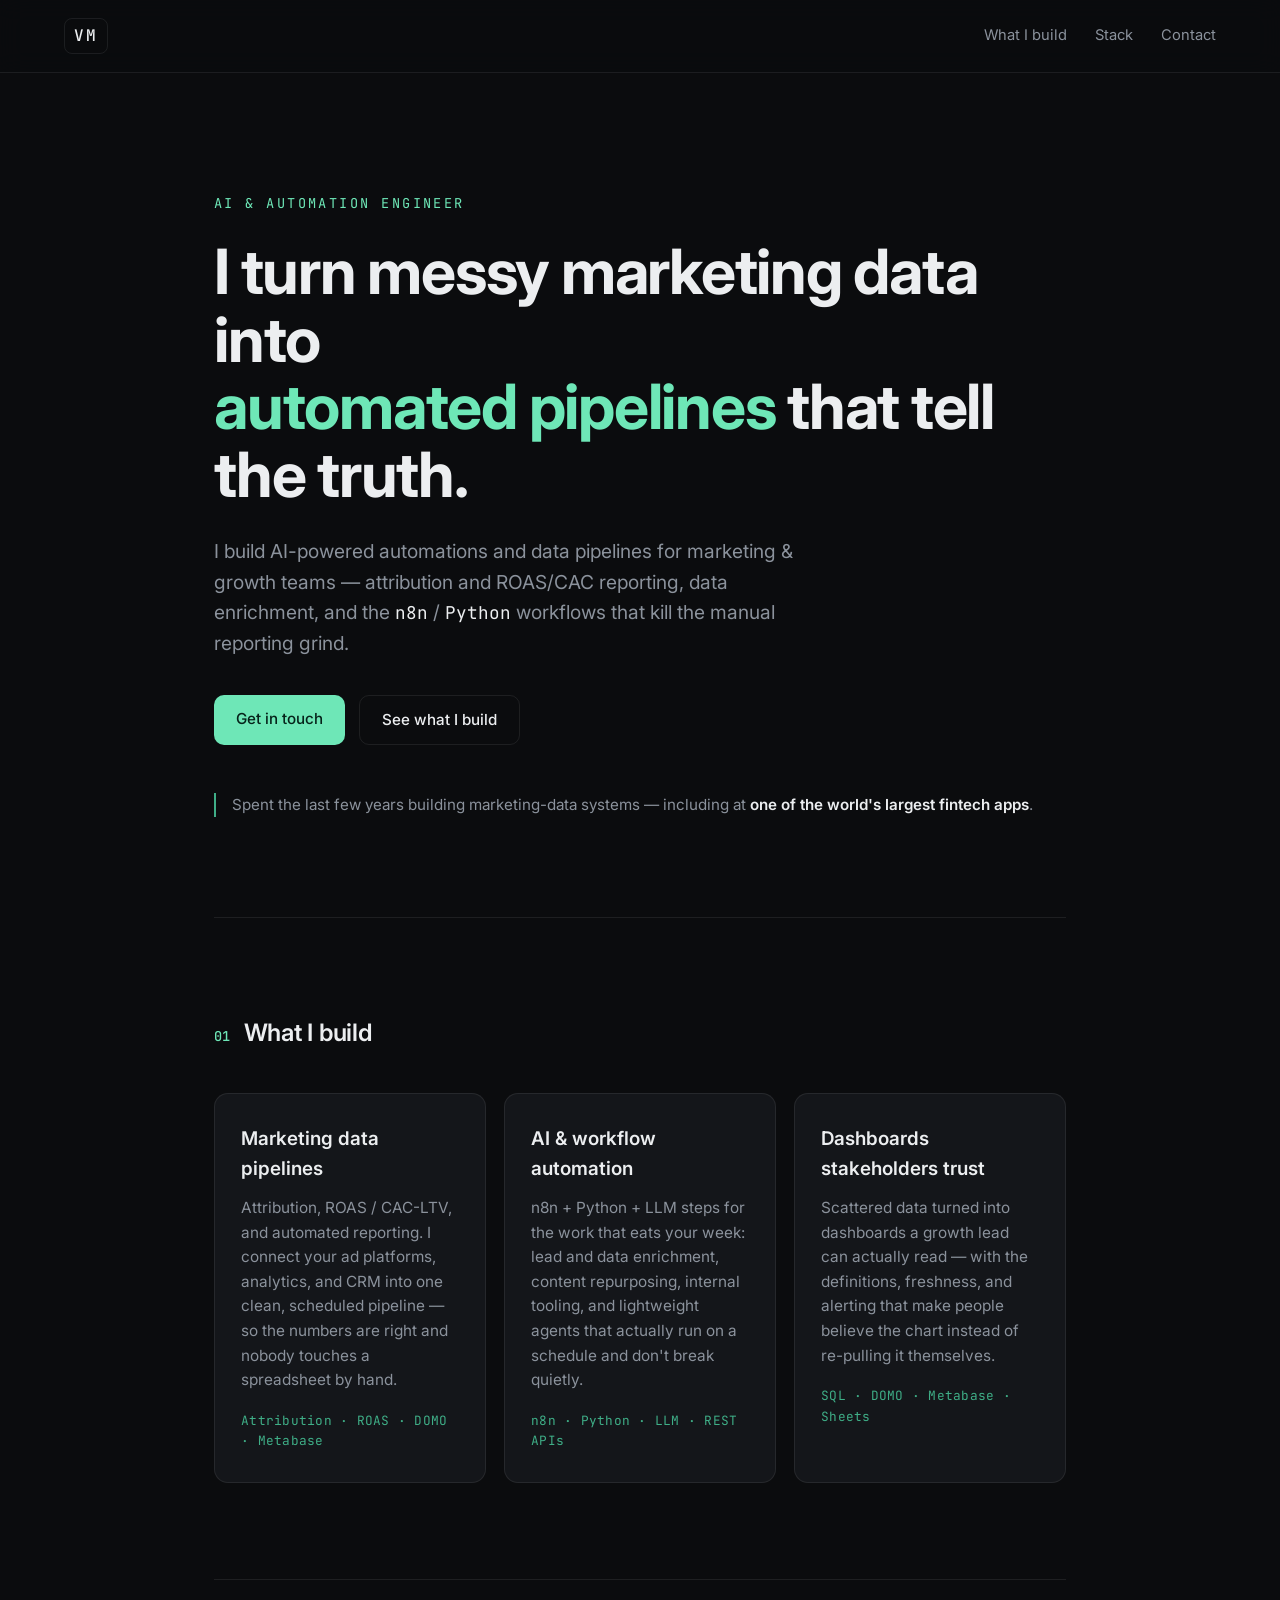
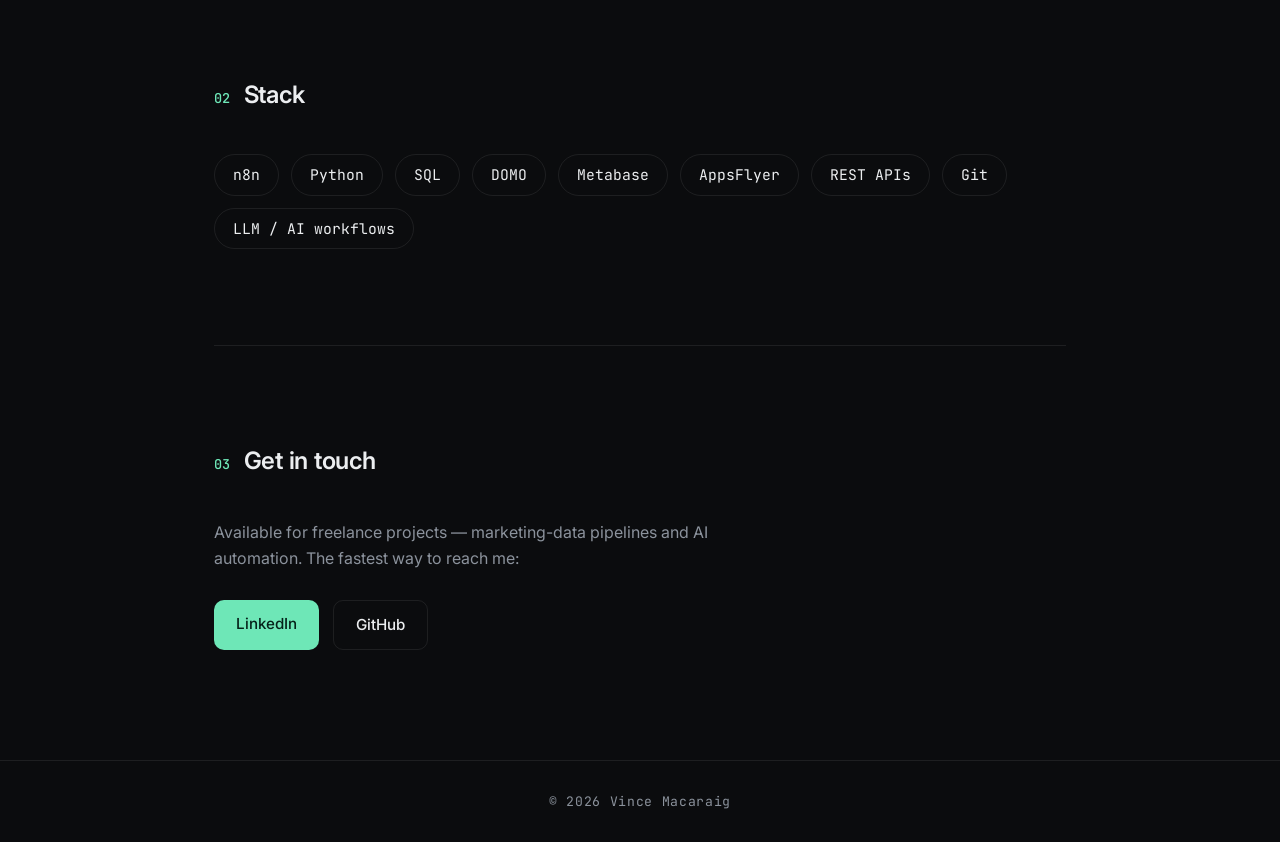
<file: index.html>
<!DOCTYPE html>
<html lang="en">
<head>
  <meta charset="UTF-8" />
  <meta name="viewport" content="width=device-width, initial-scale=1.0" />
  <title>Vince Macaraig — AI & Automation Engineer</title>
  <meta name="description" content="I build AI-powered automations and data pipelines for marketing and growth teams — attribution, reporting, and the n8n/Python workflows that kill the manual grind." />

  <!-- Open Graph -->
  <meta property="og:type" content="website" />
  <meta property="og:title" content="Vince Macaraig — AI & Automation Engineer" />
  <meta property="og:description" content="AI-powered automation and data pipelines for marketing & growth teams. n8n · Python · SQL." />

  <link rel="preconnect" href="https://fonts.googleapis.com" />
  <link rel="preconnect" href="https://fonts.gstatic.com" crossorigin />
  <link href="https://fonts.googleapis.com/css2?family=Inter:wght@400;500;600;700&family=JetBrains+Mono:wght@400;500&display=swap" rel="stylesheet" />
  <link rel="stylesheet" href="styles.css" />
</head>
<body>
  <!-- ============ NAV ============ -->
  <header class="nav">
    <a href="#top" class="nav__brand">VM</a>
    <nav class="nav__links">
      <a href="#work">What I build</a>
      <a href="#stack">Stack</a>
      <a href="#contact">Contact</a>
    </nav>
  </header>

  <main id="top">
    <!-- ============ HERO ============ -->
    <section class="hero">
      <p class="eyebrow reveal">AI &amp; Automation Engineer</p>
      <h1 class="hero__title reveal">
        I turn messy marketing data into<br />
        <span class="accent">automated pipelines</span> that tell the truth.
      </h1>
      <p class="hero__sub reveal">
        I build AI-powered automations and data pipelines for marketing &amp; growth teams —
        attribution and ROAS/CAC reporting, data enrichment, and the
        <span class="mono">n8n</span> / <span class="mono">Python</span> workflows that kill the
        manual reporting grind.
      </p>
      <div class="hero__cta reveal">
        <a class="btn btn--primary" href="#contact">Get in touch</a>
        <a class="btn btn--ghost" href="#work">See what I build</a>
      </div>
      <p class="hero__anchor reveal">
        Spent the last few years building marketing-data systems — including at
        <strong>one of the world's largest fintech apps</strong>.
      </p>
    </section>

    <!-- ============ WHAT I BUILD ============ -->
    <section id="work" class="section">
      <h2 class="section__label reveal"><span class="mono">01</span> What I build</h2>
      <div class="cards">
        <article class="card reveal">
          <h3 class="card__title">Marketing data pipelines</h3>
          <p class="card__body">
            Attribution, ROAS / CAC-LTV, and automated reporting. I connect your ad platforms,
            analytics, and CRM into one clean, scheduled pipeline — so the numbers are right and
            nobody touches a spreadsheet by hand.
          </p>
          <p class="card__tags mono">Attribution · ROAS · DOMO · Metabase</p>
        </article>
        <article class="card reveal">
          <h3 class="card__title">AI &amp; workflow automation</h3>
          <p class="card__body">
            n8n + Python + LLM steps for the work that eats your week: lead and data enrichment,
            content repurposing, internal tooling, and lightweight agents that actually run on a
            schedule and don't break quietly.
          </p>
          <p class="card__tags mono">n8n · Python · LLM · REST APIs</p>
        </article>
        <article class="card reveal">
          <h3 class="card__title">Dashboards stakeholders trust</h3>
          <p class="card__body">
            Scattered data turned into dashboards a growth lead can actually read — with the
            definitions, freshness, and alerting that make people believe the chart instead of
            re-pulling it themselves.
          </p>
          <p class="card__tags mono">SQL · DOMO · Metabase · Sheets</p>
        </article>
      </div>
    </section>

    <!-- ============ STACK ============ -->
    <section id="stack" class="section">
      <h2 class="section__label reveal"><span class="mono">02</span> Stack</h2>
      <ul class="stack reveal">
        <li>n8n</li>
        <li>Python</li>
        <li>SQL</li>
        <li>DOMO</li>
        <li>Metabase</li>
        <li>AppsFlyer</li>
        <li>REST APIs</li>
        <li>Git</li>
        <li>LLM / AI workflows</li>
      </ul>
    </section>

    <!-- ============ CONTACT ============ -->
    <section id="contact" class="section section--contact">
      <h2 class="section__label reveal"><span class="mono">03</span> Get in touch</h2>
      <p class="contact__lead reveal">
        Available for freelance projects — marketing-data pipelines and AI automation.
        The fastest way to reach me:
      </p>
      <div class="contact__links reveal">
        <!-- TODO Vince: replace LINKEDIN-URL-TBD with your real LinkedIn URL -->
        <a class="btn btn--primary" href="https://www.linkedin.com/in/LINKEDIN-URL-TBD" target="_blank" rel="noopener">LinkedIn</a>
        <a class="btn btn--ghost" href="https://github.com/vinceee23" target="_blank" rel="noopener">GitHub</a>
        <!-- TODO Vince: add a dedicated email button here (NOT your Walker address) once set up -->
      </div>
    </section>
  </main>

  <footer class="footer">
    <p class="mono">© 2026 Vince Macaraig</p>
  </footer>

  <script>
    // Subtle reveal-on-scroll
    const io = new IntersectionObserver((entries) => {
      entries.forEach((e) => {
        if (e.isIntersecting) {
          e.target.classList.add('is-visible');
          io.unobserve(e.target);
        }
      });
    }, { threshold: 0.12 });
    document.querySelectorAll('.reveal').forEach((el) => io.observe(el));
  </script>
</body>
</html>
</file>
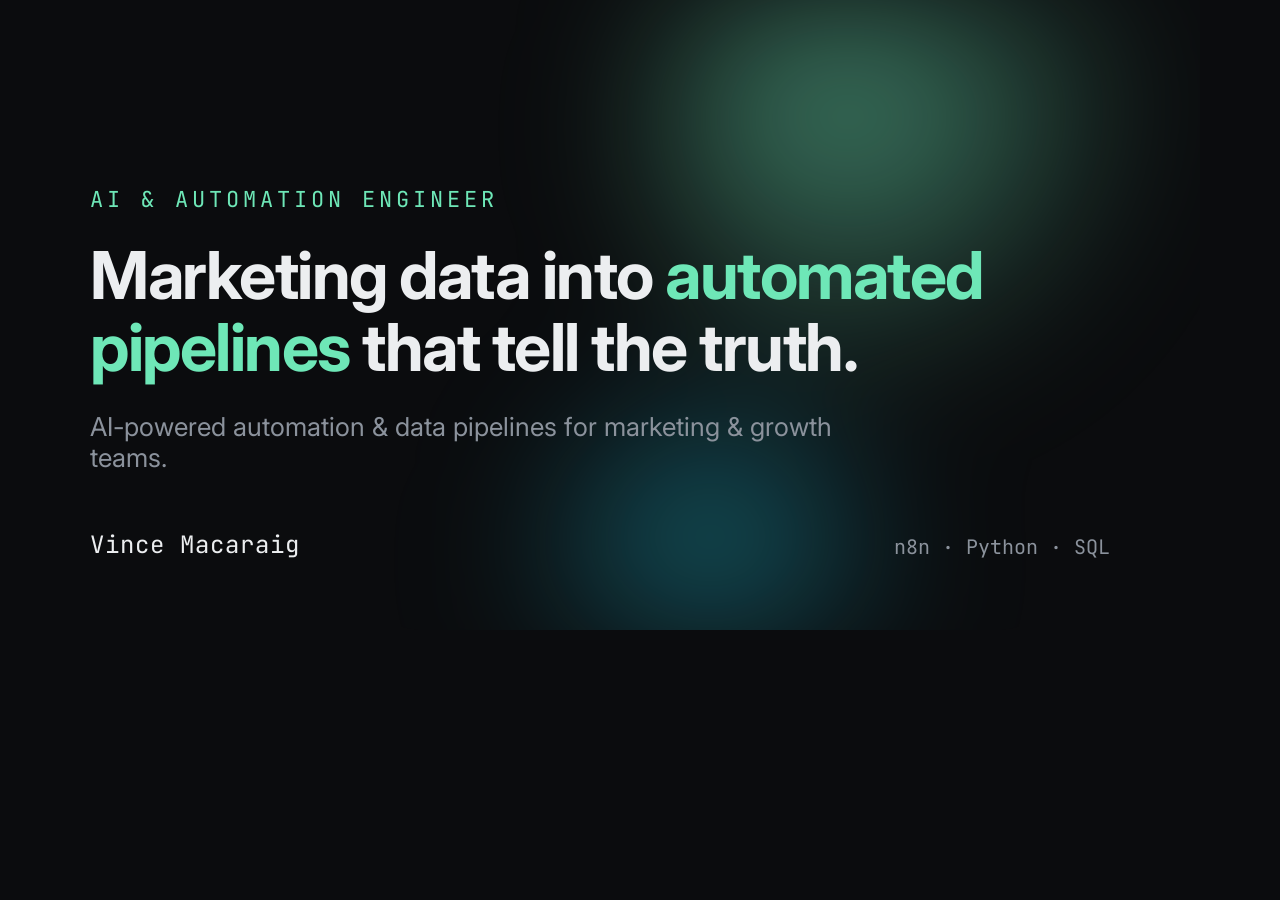
<file: web/og.html>
<!DOCTYPE html>
<html lang="en">
<head>
  <meta charset="UTF-8" />
  <!-- Source for the 1200x630 social-share image (og.png). Render at 1200x630 and screenshot. -->
  <link href="https://fonts.googleapis.com/css2?family=Inter:wght@400;600;700&family=JetBrains+Mono:wght@500&display=swap" rel="stylesheet" />
  <style>
    * { margin: 0; box-sizing: border-box; }
    html, body { width: 1200px; height: 630px; overflow: hidden; }
    body {
      background: #0b0c0e; color: #ECEEF0; position: relative;
      font-family: 'Inter', sans-serif; padding: 90px; display: flex;
      flex-direction: column; justify-content: center;
    }
    .aurora {
      position: absolute; inset: 0; z-index: 0; overflow: hidden; filter: blur(70px);
    }
    .b1 { position: absolute; width: 520px; height: 520px; border-radius: 50%; top: -120px; right: 40px;
          background: radial-gradient(circle at 40% 40%, #6ee7b7, transparent 70%); opacity: .55; }
    .b2 { position: absolute; width: 420px; height: 420px; border-radius: 50%; bottom: -140px; right: 280px;
          background: radial-gradient(circle at 50% 50%, #22d3ee, transparent 70%); opacity: .45; }
    .wrap { position: relative; z-index: 1; }
    .eyebrow { font-family: 'JetBrains Mono', monospace; color: #6ee7b7; font-size: 22px;
               letter-spacing: 4px; text-transform: uppercase; margin-bottom: 26px; }
    h1 { font-size: 66px; font-weight: 700; line-height: 1.08; letter-spacing: -1.5px; max-width: 900px; }
    h1 .accent { color: #6ee7b7; }
    p { color: #8b929c; font-size: 26px; margin-top: 28px; max-width: 820px; }
    .name { position: absolute; bottom: 70px; left: 90px; z-index: 1;
            font-family: 'JetBrains Mono', monospace; color: #ECEEF0; font-size: 24px; letter-spacing: 1px; }
    .tools { position: absolute; bottom: 70px; right: 90px; z-index: 1;
             font-family: 'JetBrains Mono', monospace; color: #8b929c; font-size: 20px; }
  </style>
</head>
<body>
  <div class="aurora"><span class="b1"></span><span class="b2"></span></div>
  <div class="wrap">
    <p class="eyebrow">AI &amp; Automation Engineer</p>
    <h1>Marketing data into <span class="accent">automated pipelines</span> that tell the truth.</h1>
    <p>AI-powered automation &amp; data pipelines for marketing &amp; growth teams.</p>
  </div>
  <div class="name">Vince Macaraig</div>
  <div class="tools">n8n · Python · SQL</div>
</body>
</html>
</file>
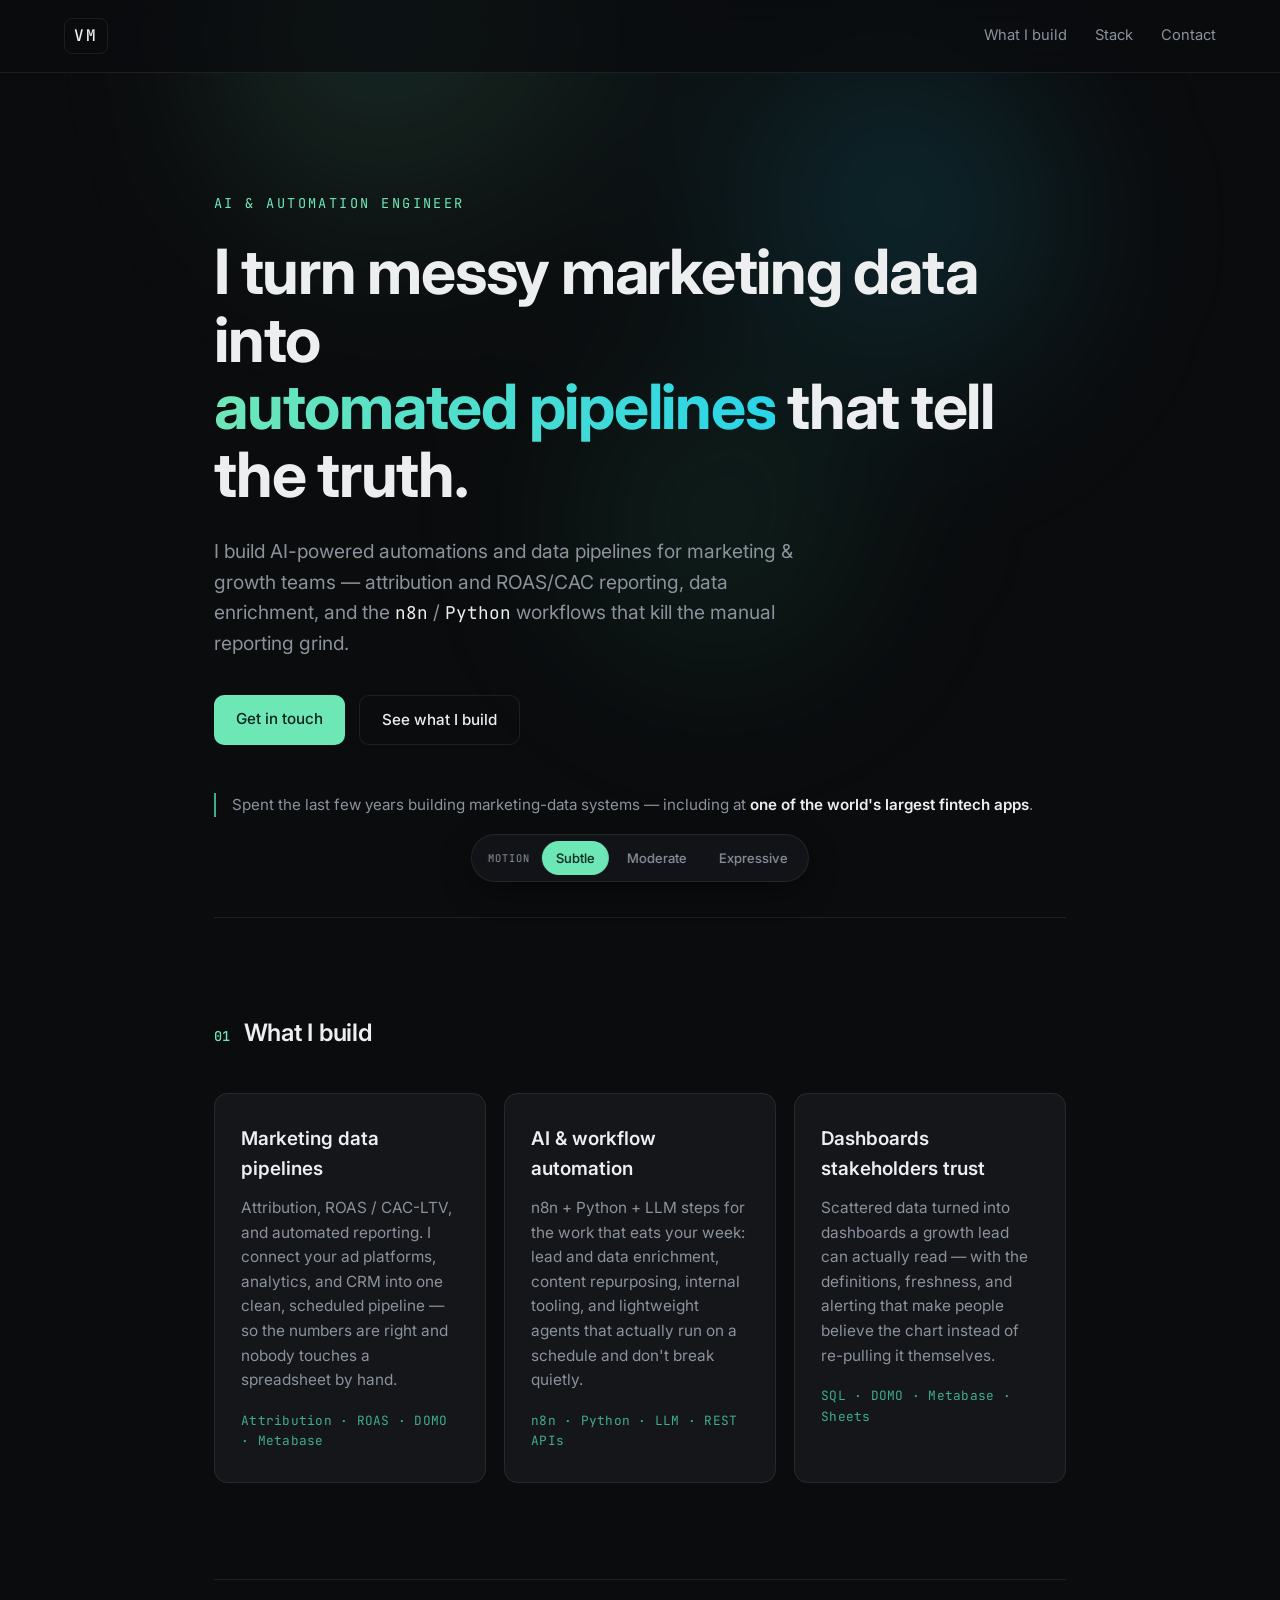
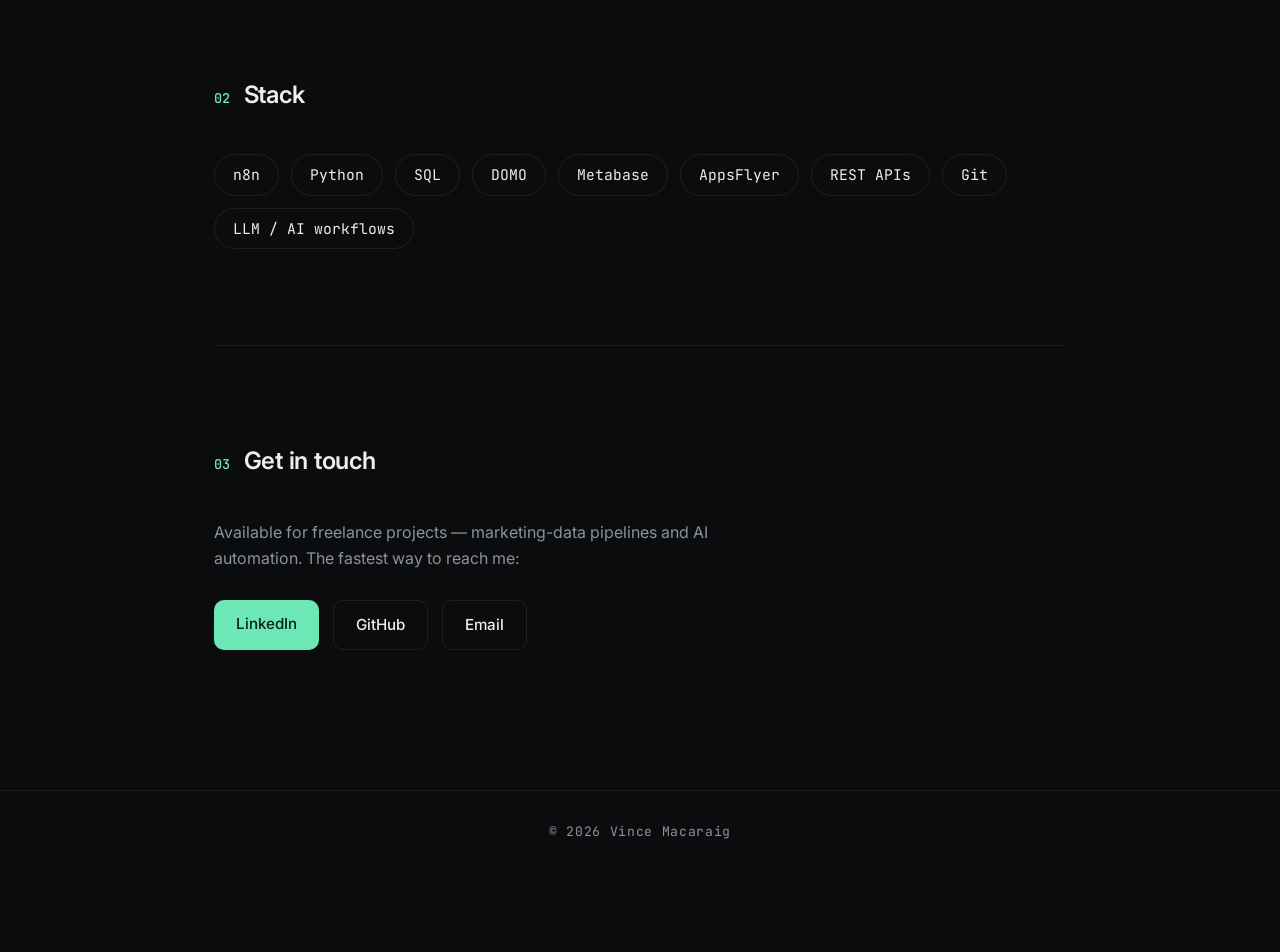
<file: web/preview-motion.html>
<!DOCTYPE html>
<html lang="en">
<head>
  <meta charset="UTF-8" />
  <meta name="viewport" content="width=device-width, initial-scale=1.0, viewport-fit=cover" />
  <meta name="theme-color" content="#0b0c0e" />
  <meta name="robots" content="noindex" />
  <title>Motion preview (archive) — Vince Macaraig</title>

  <link rel="preconnect" href="https://fonts.googleapis.com" />
  <link rel="preconnect" href="https://fonts.gstatic.com" crossorigin />
  <link href="https://fonts.googleapis.com/css2?family=Inter:wght@400;500;600;700&family=JetBrains+Mono:wght@400;500&display=swap" rel="stylesheet" />
  <link rel="stylesheet" href="styles.css" />
</head>
<!-- ARCHIVE PAGE: the live 3-way motion comparison. The main site (index.html)
     is locked to EXPRESSIVE. Use this page to re-compare subtle / moderate /
     expressive anytime. Not linked from the site; not indexed. -->
<body>
  <!-- ============ NAV ============ -->
  <header class="nav">
    <a href="#top" class="nav__brand">VM</a>
    <nav class="nav__links">
      <a href="#work">What I build</a>
      <a href="#stack">Stack</a>
      <a href="#contact">Contact</a>
    </nav>
  </header>

  <main id="top">
    <!-- ============ HERO ============ -->
    <section class="hero">
      <div class="aurora" data-aurora>
        <span class="aurora__blob aurora__blob--1"></span>
        <span class="aurora__blob aurora__blob--2"></span>
        <span class="aurora__blob aurora__blob--3"></span>
      </div>
      <div class="hero__inner" data-hero-inner>
        <p class="eyebrow reveal">AI &amp; Automation Engineer</p>
        <h1 class="hero__title reveal">
          I turn messy marketing data into<br />
          <span class="accent">automated pipelines</span> that tell the truth.
        </h1>
        <p class="hero__sub reveal">
          I build AI-powered automations and data pipelines for marketing &amp; growth teams —
          attribution and ROAS/CAC reporting, data enrichment, and the
          <span class="mono">n8n</span> / <span class="mono">Python</span> workflows that kill the
          manual reporting grind.
        </p>
        <div class="hero__cta reveal">
          <a class="btn btn--primary" href="#contact">Get in touch</a>
          <a class="btn btn--ghost" href="#work">See what I build</a>
        </div>
        <p class="hero__anchor reveal">
          Spent the last few years building marketing-data systems — including at
          <strong>one of the world's largest fintech apps</strong>.
        </p>
      </div>
    </section>

    <!-- ============ WHAT I BUILD ============ -->
    <section id="work" class="section">
      <h2 class="section__label reveal"><span class="mono">01</span> What I build</h2>
      <div class="cards">
        <article class="card reveal">
          <h3 class="card__title">Marketing data pipelines</h3>
          <p class="card__body">
            Attribution, ROAS / CAC-LTV, and automated reporting. I connect your ad platforms,
            analytics, and CRM into one clean, scheduled pipeline — so the numbers are right and
            nobody touches a spreadsheet by hand.
          </p>
          <p class="card__tags mono">Attribution · ROAS · DOMO · Metabase</p>
        </article>
        <article class="card reveal">
          <h3 class="card__title">AI &amp; workflow automation</h3>
          <p class="card__body">
            n8n + Python + LLM steps for the work that eats your week: lead and data enrichment,
            content repurposing, internal tooling, and lightweight agents that actually run on a
            schedule and don't break quietly.
          </p>
          <p class="card__tags mono">n8n · Python · LLM · REST APIs</p>
        </article>
        <article class="card reveal">
          <h3 class="card__title">Dashboards stakeholders trust</h3>
          <p class="card__body">
            Scattered data turned into dashboards a growth lead can actually read — with the
            definitions, freshness, and alerting that make people believe the chart instead of
            re-pulling it themselves.
          </p>
          <p class="card__tags mono">SQL · DOMO · Metabase · Sheets</p>
        </article>
      </div>
    </section>

    <!-- ============ STACK ============ -->
    <section id="stack" class="section">
      <h2 class="section__label reveal"><span class="mono">02</span> Stack</h2>
      <ul class="stack reveal">
        <li>n8n</li>
        <li>Python</li>
        <li>SQL</li>
        <li>DOMO</li>
        <li>Metabase</li>
        <li>AppsFlyer</li>
        <li>REST APIs</li>
        <li>Git</li>
        <li>LLM / AI workflows</li>
      </ul>
    </section>

    <!-- ============ CONTACT ============ -->
    <section id="contact" class="section section--contact">
      <h2 class="section__label reveal"><span class="mono">03</span> Get in touch</h2>
      <p class="contact__lead reveal">
        Available for freelance projects — marketing-data pipelines and AI automation.
        The fastest way to reach me:
      </p>
      <div class="contact__links reveal">
        <a class="btn btn--primary" href="https://www.linkedin.com/in/vince-angelo-macaraig-099084248/" target="_blank" rel="noopener">LinkedIn</a>
        <a class="btn btn--ghost" href="https://github.com/vinceee23" target="_blank" rel="noopener">GitHub</a>
        <a class="btn btn--ghost" href="mailto:vinceangelolmacaraig@gmail.com">Email</a>
      </div>
    </section>
  </main>

  <footer class="footer">
    <p class="mono">© 2026 Vince Macaraig</p>
  </footer>

  <!-- ============ MOTION PREVIEW SWITCHER (archive tool) ============ -->
  <div class="motion-switch" role="group" aria-label="Preview motion level">
    <span class="motion-switch__label">Motion</span>
    <button type="button" data-motion="subtle">Subtle</button>
    <button type="button" data-motion="moderate">Moderate</button>
    <button type="button" data-motion="expressive">Expressive</button>
  </div>

  <script src="app.js"></script>
</body>
</html>
</file>
<file: styles.css>
/* ===== Tokens ===== */
:root {
  --bg: #0b0c0e;
  --surface: #14161a;
  --surface-2: #1a1d22;
  --text: #ECEEF0;
  --muted: #8b929c;
  --accent: #6ee7b7;
  --accent-dim: #3fae87;
  --line: rgba(255, 255, 255, 0.08);
  --radius: 14px;
  --max: 980px;
  --ease: cubic-bezier(0.22, 1, 0.36, 1);
}

* { box-sizing: border-box; margin: 0; padding: 0; }

html { scroll-behavior: smooth; }

body {
  background: var(--bg);
  color: var(--text);
  font-family: 'Inter', system-ui, -apple-system, sans-serif;
  line-height: 1.6;
  -webkit-font-smoothing: antialiased;
  text-rendering: optimizeLegibility;
  overflow-x: hidden;
}

.mono { font-family: 'JetBrains Mono', ui-monospace, monospace; }
.accent { color: var(--accent); }

/* ===== Nav ===== */
.nav {
  position: sticky;
  top: 0;
  z-index: 10;
  display: flex;
  align-items: center;
  justify-content: space-between;
  padding: 18px max(24px, 5vw);
  background: rgba(11, 12, 14, 0.72);
  backdrop-filter: blur(12px);
  border-bottom: 1px solid var(--line);
}
.nav__brand {
  font-family: 'JetBrains Mono', monospace;
  font-weight: 500;
  letter-spacing: 0.12em;
  color: var(--text);
  text-decoration: none;
  border: 1px solid var(--line);
  border-radius: 8px;
  padding: 4px 9px;
  transition: border-color 0.25s var(--ease), color 0.25s var(--ease);
}
.nav__brand:hover { border-color: var(--accent); color: var(--accent); }
.nav__links { display: flex; gap: 28px; }
.nav__links a {
  color: var(--muted);
  text-decoration: none;
  font-size: 0.92rem;
  transition: color 0.25s var(--ease);
}
.nav__links a:hover { color: var(--text); }

/* ===== Layout ===== */
main { max-width: var(--max); margin: 0 auto; padding: 0 max(24px, 5vw); }
.section { padding: 96px 0; border-top: 1px solid var(--line); }

/* ===== Hero ===== */
.hero { padding: 120px 0 100px; }
.eyebrow {
  font-family: 'JetBrains Mono', monospace;
  color: var(--accent);
  font-size: 0.85rem;
  letter-spacing: 0.18em;
  text-transform: uppercase;
  margin-bottom: 24px;
}
.hero__title {
  font-size: clamp(2.1rem, 6vw, 3.9rem);
  font-weight: 700;
  line-height: 1.08;
  letter-spacing: -0.02em;
  margin-bottom: 28px;
}
.hero__sub {
  max-width: 620px;
  color: var(--muted);
  font-size: clamp(1.02rem, 2.2vw, 1.2rem);
  margin-bottom: 36px;
}
.hero__sub .mono { color: var(--text); font-size: 0.92em; }
.hero__cta { display: flex; gap: 14px; flex-wrap: wrap; margin-bottom: 48px; }
.hero__anchor {
  color: var(--muted);
  font-size: 0.95rem;
  padding-left: 16px;
  border-left: 2px solid var(--accent-dim);
}
.hero__anchor strong { color: var(--text); font-weight: 600; }

/* ===== Buttons ===== */
.btn {
  display: inline-block;
  padding: 12px 22px;
  border-radius: 10px;
  font-size: 0.95rem;
  font-weight: 500;
  text-decoration: none;
  transition: transform 0.2s var(--ease), background 0.25s var(--ease),
    border-color 0.25s var(--ease), color 0.25s var(--ease);
}
.btn--primary { background: var(--accent); color: #06231a; }
.btn--primary:hover { background: #8af0c6; transform: translateY(-2px); }
.btn--ghost { border: 1px solid var(--line); color: var(--text); }
.btn--ghost:hover { border-color: var(--accent); color: var(--accent); transform: translateY(-2px); }

/* ===== Section labels ===== */
.section__label {
  font-size: 1.5rem;
  font-weight: 600;
  letter-spacing: -0.01em;
  margin-bottom: 40px;
  display: flex;
  align-items: baseline;
  gap: 14px;
}
.section__label .mono { color: var(--accent); font-size: 0.85rem; font-weight: 500; }

/* ===== Cards ===== */
.cards {
  display: grid;
  grid-template-columns: repeat(auto-fit, minmax(260px, 1fr));
  gap: 18px;
}
.card {
  background: var(--surface);
  border: 1px solid var(--line);
  border-radius: var(--radius);
  padding: 30px 26px;
  transition: transform 0.3s var(--ease), border-color 0.3s var(--ease), background 0.3s var(--ease);
}
.card:hover { transform: translateY(-4px); border-color: rgba(110, 231, 183, 0.35); background: var(--surface-2); }
.card__title { font-size: 1.18rem; font-weight: 600; margin-bottom: 12px; }
.card__body { color: var(--muted); font-size: 0.96rem; margin-bottom: 18px; }
.card__tags { color: var(--accent-dim); font-size: 0.8rem; letter-spacing: 0.02em; }

/* ===== Stack ===== */
.stack { list-style: none; display: flex; flex-wrap: wrap; gap: 12px; }
.stack li {
  border: 1px solid var(--line);
  border-radius: 999px;
  padding: 8px 18px;
  color: var(--text);
  font-size: 0.92rem;
  font-family: 'JetBrains Mono', monospace;
  transition: border-color 0.25s var(--ease), color 0.25s var(--ease);
}
.stack li:hover { border-color: var(--accent); color: var(--accent); }

/* ===== Contact ===== */
.section--contact { padding-bottom: 110px; }
.contact__lead { max-width: 540px; color: var(--muted); margin-bottom: 28px; }
.contact__links { display: flex; gap: 14px; flex-wrap: wrap; }

/* ===== Footer ===== */
.footer {
  border-top: 1px solid var(--line);
  padding: 30px max(24px, 5vw);
  text-align: center;
}
.footer .mono { color: var(--muted); font-size: 0.82rem; letter-spacing: 0.05em; }

/* ===== Reveal ===== */
.reveal { opacity: 0; transform: translateY(18px); transition: opacity 0.6s var(--ease), transform 0.6s var(--ease); }
.reveal.is-visible { opacity: 1; transform: none; }

@media (prefers-reduced-motion: reduce) {
  .reveal { opacity: 1; transform: none; transition: none; }
  html { scroll-behavior: auto; }
}

@media (max-width: 600px) {
  .nav__links { gap: 18px; }
  .nav__links a { font-size: 0.82rem; }
  .hero { padding: 80px 0 70px; }
  .section { padding: 72px 0; }
}
</file>
<file: web/styles.css>
/* ===== Tokens ===== */
:root {
  --bg: #0b0c0e;
  --surface: #14161a;
  --surface-2: #1a1d22;
  --text: #ECEEF0;
  --muted: #8b929c;
  --accent: #6ee7b7;
  --accent-dim: #3fae87;
  --line: rgba(255, 255, 255, 0.08);
  --radius: 14px;
  --max: 980px;
  --ease: cubic-bezier(0.22, 1, 0.36, 1);
}

* { box-sizing: border-box; margin: 0; padding: 0; }

html {
  scroll-behavior: smooth;
  -webkit-text-size-adjust: 100%;
  text-size-adjust: 100%;
}

body {
  background: var(--bg);
  color: var(--text);
  font-family: 'Inter', system-ui, -apple-system, sans-serif;
  line-height: 1.6;
  -webkit-font-smoothing: antialiased;
  text-rendering: optimizeLegibility;
  overflow-x: hidden;
  -webkit-tap-highlight-color: transparent;
}

.mono { font-family: 'JetBrains Mono', ui-monospace, monospace; }
.accent {
  background: linear-gradient(90deg, #6ee7b7 0%, #22d3ee 50%, #6ee7b7 100%);
  background-size: 220% 100%;
  -webkit-background-clip: text;
  background-clip: text;
  -webkit-text-fill-color: transparent;
  color: transparent;
  animation: shimmer 7s linear infinite;
}
@keyframes shimmer { to { background-position: 220% 0; } }

/* ===== Nav ===== */
.nav {
  position: sticky;
  top: 0;
  z-index: 10;
  display: flex;
  align-items: center;
  justify-content: space-between;
  padding: 18px max(24px, 5vw);
  background: rgba(11, 12, 14, 0.72);
  backdrop-filter: blur(12px);
  border-bottom: 1px solid var(--line);
}
.nav__brand {
  font-family: 'JetBrains Mono', monospace;
  font-weight: 500;
  letter-spacing: 0.12em;
  color: var(--text);
  text-decoration: none;
  border: 1px solid var(--line);
  border-radius: 8px;
  padding: 4px 9px;
  transition: border-color 0.25s var(--ease), color 0.25s var(--ease);
}
.nav__brand:hover { border-color: var(--accent); color: var(--accent); }
.nav__links { display: flex; gap: 28px; }
.nav__links a {
  color: var(--muted);
  text-decoration: none;
  font-size: 0.92rem;
  transition: color 0.25s var(--ease);
}
.nav__links a:hover { color: var(--text); }

/* ===== Layout ===== */
main { max-width: var(--max); margin: 0 auto; padding: 0 max(24px, 5vw); }
.section { padding: 96px 0; border-top: 1px solid var(--line); }

/* ===== Hero + Aurora ===== */
.hero {
  position: relative;
  isolation: isolate;
  padding: 120px 0 100px;
}
.aurora {
  position: absolute;
  inset: -20% -10% auto -10%;
  height: 130%;
  z-index: -1;
  pointer-events: none;
  overflow: hidden;
  filter: blur(60px);
}
.aurora__blob {
  position: absolute;
  border-radius: 50%;
  opacity: 0.5;
  will-change: transform;
}
.aurora__blob--1 {
  width: 46vw; height: 46vw; max-width: 520px; max-height: 520px;
  top: -8%; left: 8%;
  background: radial-gradient(circle at 30% 30%, #6ee7b7, transparent 70%);
  animation: drift1 18s ease-in-out infinite;
}
.aurora__blob--2 {
  width: 40vw; height: 40vw; max-width: 460px; max-height: 460px;
  top: 10%; right: 6%;
  background: radial-gradient(circle at 60% 40%, #22d3ee, transparent 70%);
  animation: drift2 22s ease-in-out infinite;
}
.aurora__blob--3 {
  width: 34vw; height: 34vw; max-width: 400px; max-height: 400px;
  top: 38%; left: 38%;
  background: radial-gradient(circle at 50% 50%, #2bb083, transparent 70%);
  animation: drift3 26s ease-in-out infinite;
  opacity: 0;
}

@keyframes drift1 {
  0%, 100% { transform: translate(0, 0) scale(1); }
  50% { transform: translate(6%, 8%) scale(1.08); }
}
@keyframes drift2 {
  0%, 100% { transform: translate(0, 0) scale(1); }
  50% { transform: translate(-7%, 5%) scale(1.1); }
}
@keyframes drift3 {
  0%, 100% { transform: translate(0, 0) scale(1); }
  50% { transform: translate(5%, -6%) scale(1.12); }
}

.eyebrow {
  font-family: 'JetBrains Mono', monospace;
  color: var(--accent);
  font-size: 0.85rem;
  letter-spacing: 0.18em;
  text-transform: uppercase;
  margin-bottom: 24px;
}
.hero__title {
  font-size: clamp(2.1rem, 6vw, 3.9rem);
  font-weight: 700;
  line-height: 1.08;
  letter-spacing: -0.02em;
  margin-bottom: 28px;
}
.hero__sub {
  max-width: 620px;
  color: var(--muted);
  font-size: clamp(1.02rem, 2.2vw, 1.2rem);
  margin-bottom: 36px;
}
.hero__sub .mono { color: var(--text); font-size: 0.92em; }
.hero__cta { display: flex; gap: 14px; flex-wrap: wrap; margin-bottom: 48px; }
.hero__anchor {
  color: var(--muted);
  font-size: 0.95rem;
  padding-left: 16px;
  border-left: 2px solid var(--accent-dim);
}
.hero__anchor strong { color: var(--text); font-weight: 600; }

/* ===== Pipeline visual ===== */
.pipeline {
  width: 100%;
  max-width: 720px;
  margin: 60px 0 0;
}
.pipeline svg { width: 100%; height: auto; overflow: visible; }
.pl-line { fill: none; stroke: url(#plLine); stroke-width: 2; stroke-dasharray: 5 9; stroke-linecap: round; }
.pl-node rect {
  fill: rgba(20, 22, 26, 0.92);
  stroke: rgba(110, 231, 183, 0.32);
  stroke-width: 1.5;
}
.pl-node text {
  fill: var(--text);
  font-family: 'JetBrains Mono', monospace;
  font-size: 15px;
  text-anchor: middle;
  dominant-baseline: middle;
}
.pl-hub rect { stroke: rgba(110, 231, 183, 0.75); fill: rgba(16, 32, 27, 0.95); }
.pl-hub-title { fill: var(--accent) !important; font-size: 22px; font-weight: 700; }
.pl-hub-sub { fill: var(--muted) !important; font-size: 11px !important; letter-spacing: 1px; }
.pl-packet { fill: #aef5d6; filter: url(#plGlow); }

@media (max-width: 600px) {
  .pipeline { margin-top: 44px; }
  .pl-node text { font-size: 17px; }
  .pl-hub-title { font-size: 26px; }
}

/* ===== Buttons ===== */
.btn {
  display: inline-block;
  padding: 12px 22px;
  border-radius: 10px;
  font-size: 0.95rem;
  font-weight: 500;
  text-decoration: none;
  transition: transform 0.2s var(--ease), background 0.25s var(--ease),
    border-color 0.25s var(--ease), color 0.25s var(--ease);
}
.btn--primary { background: var(--accent); color: #06231a; }
.btn--primary:hover { background: #8af0c6; transform: translateY(-2px); }
.btn--ghost { border: 1px solid var(--line); color: var(--text); }
.btn--ghost:hover { border-color: var(--accent); color: var(--accent); transform: translateY(-2px); }

/* ===== Section labels ===== */
.section__label {
  font-size: 1.5rem;
  font-weight: 600;
  letter-spacing: -0.01em;
  margin-bottom: 40px;
  display: flex;
  align-items: baseline;
  gap: 14px;
}
.section__label .mono { color: var(--accent); font-size: 0.85rem; font-weight: 500; }

/* ===== Cards ===== */
.cards {
  display: grid;
  grid-template-columns: repeat(auto-fit, minmax(260px, 1fr));
  gap: 18px;
}
.card {
  background: var(--surface);
  border: 1px solid var(--line);
  border-radius: var(--radius);
  padding: 30px 26px;
  transition: transform 0.3s var(--ease), border-color 0.3s var(--ease), background 0.3s var(--ease);
}
.card:hover { transform: translateY(-4px); border-color: rgba(110, 231, 183, 0.35); background: var(--surface-2); }
.card__title { font-size: 1.18rem; font-weight: 600; margin-bottom: 12px; }
.card__body { color: var(--muted); font-size: 0.96rem; margin-bottom: 18px; }
.card__tags { color: var(--accent-dim); font-size: 0.8rem; letter-spacing: 0.02em; }
.card__link {
  display: inline-block;
  margin-top: 16px;
  color: var(--accent);
  font-family: 'JetBrains Mono', monospace;
  font-size: 0.84rem;
  text-decoration: none;
  transition: transform 0.2s var(--ease);
}
.card__link:hover { transform: translateX(3px); }

.section__intro {
  max-width: 620px;
  color: var(--muted);
  font-size: 0.98rem;
  margin: -16px 0 36px;
}

/* ===== Stack ===== */
.stack { list-style: none; display: flex; flex-wrap: wrap; gap: 12px; }
.stack li {
  border: 1px solid var(--line);
  border-radius: 999px;
  padding: 8px 18px;
  color: var(--text);
  font-size: 0.92rem;
  font-family: 'JetBrains Mono', monospace;
  transition: border-color 0.25s var(--ease), color 0.25s var(--ease);
}
.stack li:hover { border-color: var(--accent); color: var(--accent); }

/* ===== Contact ===== */
.section--contact { padding-bottom: 140px; }
.contact__lead { max-width: 540px; color: var(--muted); margin-bottom: 28px; }
.contact__links { display: flex; gap: 14px; flex-wrap: wrap; }

/* ===== Footer ===== */
.footer {
  border-top: 1px solid var(--line);
  padding: 30px max(24px, 5vw) calc(110px + env(safe-area-inset-bottom));
  text-align: center;
}
.footer .mono { color: var(--muted); font-size: 0.82rem; letter-spacing: 0.05em; }

/* ===== Reveal ===== */
.reveal {
  opacity: 0;
  transform: translateY(18px);
  transition: opacity 0.6s var(--ease), transform 0.6s var(--ease);
}
.reveal.is-visible { opacity: 1; transform: none; }
/* When GSAP drives motion, it owns opacity/transform — kill the CSS transition. */
.js-anim .reveal { transition: none; }

/* =================================================================
   MOTION LEVELS  (applied via body class by app.js)
   LIVE: index.html is locked to .motion-expressive.
   ARCHIVED (kept for easy rollback): .motion-subtle, .motion-moderate.
   Roll back by changing the body class in index.html, or compare all
   three live at /preview-motion.html. All share the aurora + mint accent.
   ================================================================= */

/* --- SUBTLE: dim, calm aurora, gentle reveals, no parallax --- */
body.motion-subtle .aurora { filter: blur(80px); }
body.motion-subtle .aurora__blob { opacity: 0.18; animation-duration: 30s; }

/* --- MODERATE: clearly brighter + faster aurora, light parallax --- */
body.motion-moderate .aurora { filter: blur(60px); }
body.motion-moderate .aurora__blob { opacity: 0.55; }
body.motion-moderate .aurora__blob--1 { animation-duration: 13s; }
body.motion-moderate .aurora__blob--2 { animation-duration: 16s; }
body.motion-moderate .reveal { transform: translateY(26px); }

/* --- EXPRESSIVE: bold, bright aurora (3 blobs + hue shift), full parallax --- */
body.motion-expressive .aurora { filter: blur(50px); animation: hue 18s linear infinite; }
body.motion-expressive .aurora__blob { opacity: 0.92; }
body.motion-expressive .aurora__blob--1 { animation-duration: 9s; }
body.motion-expressive .aurora__blob--2 { animation-duration: 11s; }
body.motion-expressive .aurora__blob--3 { opacity: 0.7; }
body.motion-expressive .reveal { transform: translateY(34px) scale(0.97); }
body.motion-expressive .card:hover { transform: translateY(-6px) scale(1.015); }

@keyframes hue {
  0%, 100% { filter: blur(60px) hue-rotate(0deg); }
  50% { filter: blur(60px) hue-rotate(-22deg); }
}

/* ===== Motion switcher (floating pill, bottom-center) ===== */
.motion-switch {
  position: fixed;
  bottom: max(18px, env(safe-area-inset-bottom));
  left: 50%;
  transform: translateX(-50%);
  z-index: 50;
  display: flex;
  align-items: center;
  gap: 4px;
  padding: 6px;
  background: rgba(20, 22, 26, 0.85);
  backdrop-filter: blur(14px);
  border: 1px solid var(--line);
  border-radius: 999px;
  box-shadow: 0 8px 30px rgba(0, 0, 0, 0.4);
  max-width: calc(100vw - 24px);
}
.motion-switch__label {
  font-family: 'JetBrains Mono', monospace;
  font-size: 0.66rem;
  letter-spacing: 0.1em;
  text-transform: uppercase;
  color: var(--muted);
  padding: 0 8px 0 10px;
  white-space: nowrap;
}
.motion-switch button {
  font-family: 'Inter', sans-serif;
  font-size: 0.82rem;
  font-weight: 500;
  color: var(--muted);
  background: transparent;
  border: none;
  border-radius: 999px;
  padding: 9px 14px;
  cursor: pointer;
  transition: color 0.2s var(--ease), background 0.2s var(--ease);
  white-space: nowrap;
}
.motion-switch button:hover { color: var(--text); }
.motion-switch button.is-active { color: #06231a; background: var(--accent); }

@media (max-width: 480px) {
  .motion-switch__label { display: none; }
  .motion-switch button { padding: 9px 12px; font-size: 0.78rem; }
}

@media (prefers-reduced-motion: reduce) {
  .reveal { opacity: 1; transform: none; transition: none; }
  .aurora__blob { animation: none !important; }
  .accent { animation: none !important; }
  html { scroll-behavior: auto; }
}

@media (max-width: 600px) {
  .nav { padding-left: max(20px, env(safe-area-inset-left)); padding-right: max(20px, env(safe-area-inset-right)); }
  .nav__links { gap: 6px 16px; flex-wrap: wrap; justify-content: flex-end; }
  .nav__links a { font-size: 0.82rem; padding: 6px 0; } /* taller tap target */
  .hero { padding: 80px 0 70px; }
  .section { padding: 72px 0; }

  /* Full-width, stacked CTAs are easier to thumb-tap */
  .hero__cta { gap: 12px; }
  .hero__cta .btn { flex: 1 1 100%; text-align: center; padding: 14px 22px; }
  .contact__links .btn { flex: 1 1 calc(50% - 7px); text-align: center; padding: 14px 18px; }
}

/* ===== Case studies ===== */
.cs {
  display: grid;
  grid-template-columns: 1.15fr 1fr;
  gap: 40px;
  align-items: center;
  margin-bottom: 72px;
}
.cs:last-child { margin-bottom: 0; }
.cs--flip .cs__media { order: 2; }
.cs--flip .cs__body { order: 1; }
.cs__media {
  margin: 0;
  border: 1px solid var(--line);
  border-radius: var(--radius);
  overflow: hidden;
  background: var(--surface);
  transition: border-color 0.3s var(--ease), transform 0.3s var(--ease);
}
.cs__media:hover { border-color: var(--accent-dim); transform: translateY(-3px); }
.cs__media img { display: block; width: 100%; height: auto; }
.cs__metric {
  color: var(--accent);
  font-size: 0.82rem;
  letter-spacing: 0.06em;
  text-transform: uppercase;
  margin-bottom: 10px;
}
.cs__title { font-size: 1.35rem; font-weight: 600; margin-bottom: 12px; letter-spacing: -0.01em; }
.cs__text { color: var(--muted); font-size: 0.98rem; margin-bottom: 14px; }
.cs__text em { color: var(--text); font-style: normal; }
.cs__tags { color: var(--muted); font-size: 0.8rem; }

/* ===== Offer ===== */
.offer {
  border: 1px solid var(--line);
  border-radius: var(--radius);
  background: linear-gradient(160deg, var(--surface) 0%, var(--surface-2) 100%);
  padding: 36px 38px;
  position: relative;
  overflow: hidden;
}
.offer::before {
  content: "";
  position: absolute;
  inset: 0 auto auto 0;
  width: 100%;
  height: 2px;
  background: linear-gradient(90deg, var(--accent), #22d3ee, transparent 80%);
}
.offer__head {
  display: flex;
  flex-wrap: wrap;
  align-items: baseline;
  justify-content: space-between;
  gap: 10px;
  margin-bottom: 14px;
}
.offer__title { font-size: 1.35rem; font-weight: 600; letter-spacing: -0.01em; }
.offer__price { color: var(--accent); font-size: 0.95rem; }
.offer__lead { color: var(--text); margin-bottom: 18px; max-width: 62ch; }
.offer__list { list-style: none; margin-bottom: 18px; display: grid; gap: 8px; }
.offer__list li { color: var(--muted); padding-left: 22px; position: relative; font-size: 0.95rem; }
.offer__list li::before { content: "→"; position: absolute; left: 0; color: var(--accent-dim); font-family: 'JetBrains Mono', monospace; }
.offer__note { color: var(--muted); font-size: 0.88rem; margin-bottom: 22px; }

@media (max-width: 760px) {
  .cs, .cs--flip { grid-template-columns: 1fr; gap: 18px; margin-bottom: 56px; }
  .cs--flip .cs__media { order: 0; }
  .cs--flip .cs__body { order: 1; }
  .offer { padding: 26px 22px; }
}
</file>
